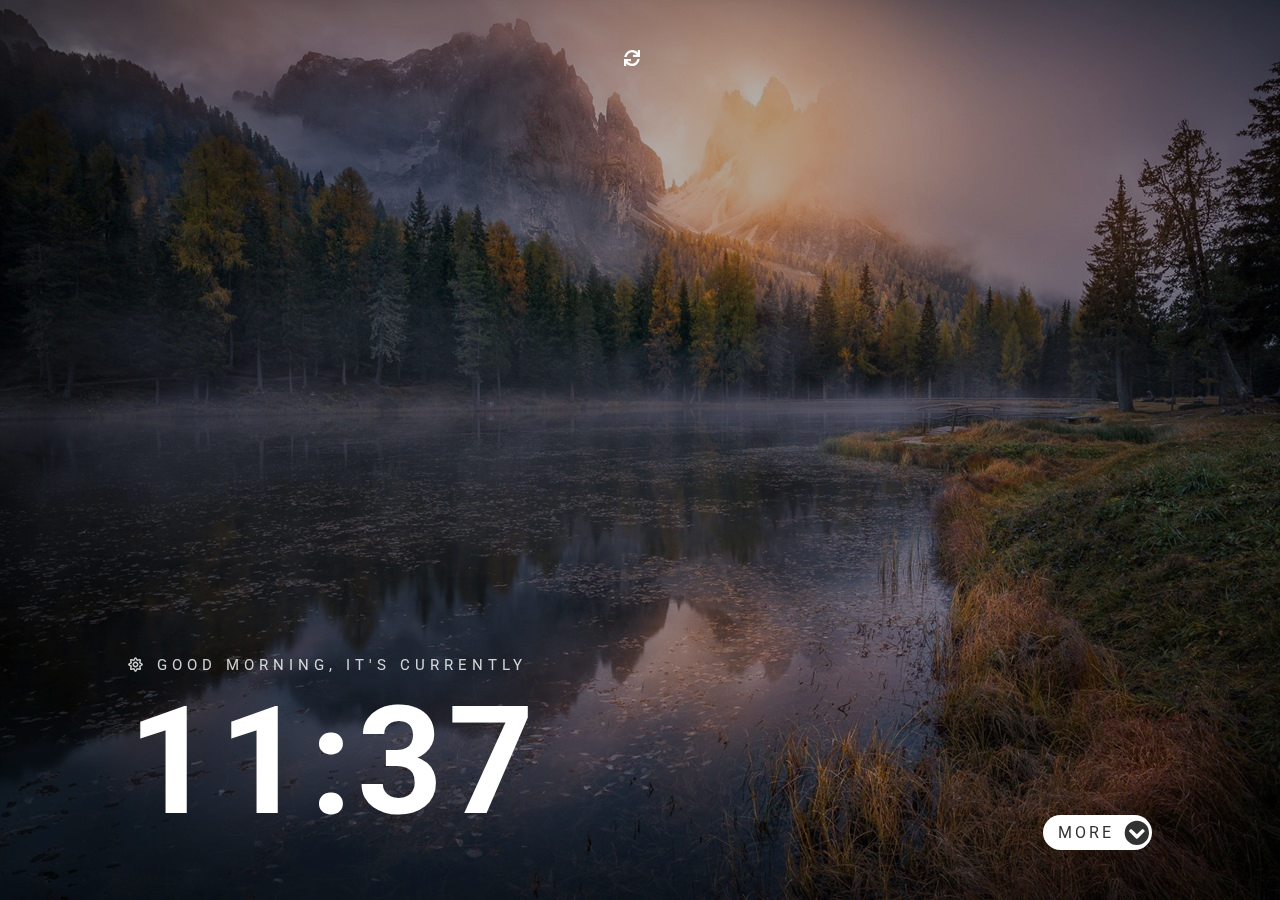
<file: 3. intermediate/Clock_app/dev/pages/index.html>
<!DOCTYPE html>
<html lang="en">
	<head>
		<meta charset="UTF-8">
		<meta name="viewport" content="width=device-width, initial-scale=1.0">
		<title>Clock APP</title>
		<link href="https://use.fontawesome.com/releases/v5.0.13/css/all.css" rel="stylesheet">
		<link rel="preconnect" href="https://fonts.googleapis.com">
		<link rel="preconnect" href="https://fonts.gstatic.com" crossorigin>
		<link href="https://fonts.googleapis.com/css2?family=Roboto:ital,wght@0,100;0,300;0,400;0,500;0,700;0,900;1,100;1,300;1,400;1,500;1,700;1,900&display=swap" rel="stylesheet">
		<link rel="stylesheet" href="../styles/style.css">
	</head>
	<body>
		<div class="main_screen">
			<div class="wrapper">
				<div class="clock_content_wrapper">
					<div class="blockquote_generator">
						<blockquote>
							<p class="blockquote" id="blockquote"></p>
							<p class="author" id="author"></p>
						</blockquote>
						<i class="new_quote fas fa-sync" id="new_quote"></i>
					</div>
					<div class="clock_details">
						<div class="greetings">
							<i class="sun far fa-sun"></i>
							<i class="moon fas fa-moon"></i>
							<spna class="greetings_text">GOOD MORNING, IT'S CURRENTLY</spna>
						</div>
						<div class="clock">11:37</div>
						<div class="location"></div>
					</div>
				</div>
				<div class="more_less_button">
					<span>MORE</span>
					<i class="chevron fas fa-chevron-circle-down"></i>
				</div>
			</div>
		</div>
		<div class="more_information_screen hidden">
			<div class="wrapper">
				<div class="more_information_block">
					<h6 class="block_title">CURRENT TIMEZONE</h6>
					<div id="current_timezone" class="block_content">Europe/London</div>
				</div>
				<div class="more_information_block">
					<h6 class="block_title">DAY OF THE YEAR</h6>
					<div id="day_of_the_year" class="block_content">295</div>
				</div>
				<div class="more_information_block">
					<h6 class="block_title">DAY OF THE WEEK</h6>
					<div id="day_of_the_week" class="block_content">5</div>
				</div>
				<div class="more_information_block">
					<h6 class="block_title">WEEK NUMBER</h6>
					<div id="week_number" class="block_content">42</div>
				</div>
			</div>
		</div>
		<script src="../scripts/main.js"></script>
	</body>
</html>
</file>
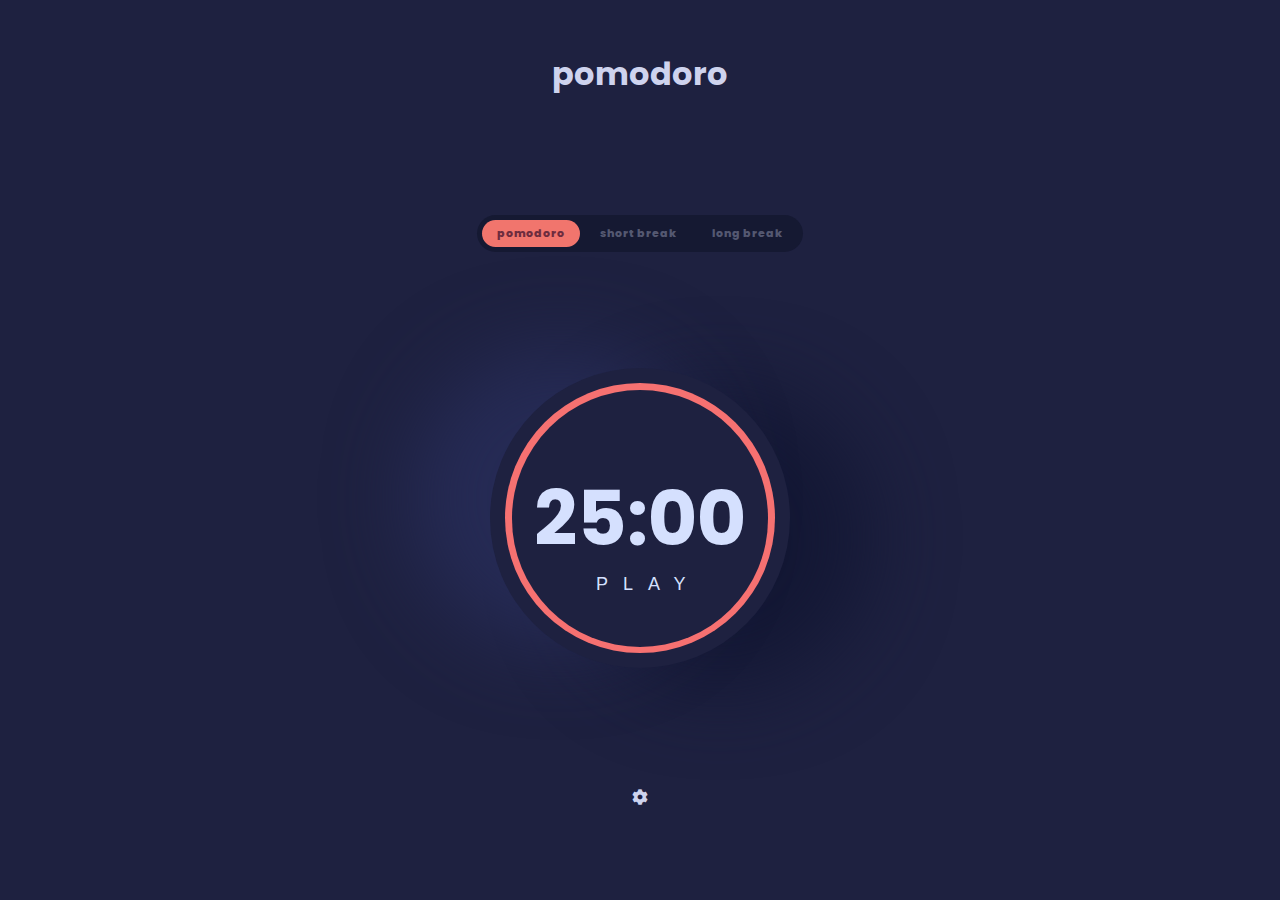
<file: 4. advanced/Pomodoro_app/dev/pages/index.html>
<!DOCTYPE html>
<html lang="en">
	<head>
		<meta charset="UTF-8">
		<meta name="viewport" content="width=device-width, initial-scale=1.0">
		<title>Pomodoro App</title>
		<link rel="preconnect" href="https://fonts.googleapis.com">
		<link rel="preconnect" href="https://fonts.gstatic.com" crossorigin>
		<link href="https://fonts.googleapis.com/css2?family=Poppins:ital,wght@0,100;0,200;0,300;0,400;0,500;0,600;0,700;0,800;0,900;1,100;1,200;1,300;1,400;1,500;1,600;1,700;1,800;1,900&display=swap" rel="stylesheet">
		<link href="https://use.fontawesome.com/releases/v5.0.13/css/all.css" rel="stylesheet">
		<link rel="preconnect" href="https://fonts.googleapis.com">
		<link rel="preconnect" href="https://fonts.gstatic.com" crossorigin>
		<link href="https://fonts.googleapis.com/css2?family=Oswald:wght@300;400;500;600;700&family=PT+Sans:ital,wght@0,400;0,700;1,400;1,700&display=swap" rel="stylesheet">
		<link rel="stylesheet" href="../styles/style.css">
	</head>
	<body>
		<div class="pomodoro_wrapper">
			<h1 class="title">pomodoro</h1>
			<div class="pomodoro_modes">
				<ul>
					<li id="pomodoro_mode" class="active">pomodoro</li>
					<li id="short_break_mode">short break</li>
					<li id="long_break_mode">long break</li>
				</ul>
			</div>
			<div class="progress_bar_wrapper">
				<div class="progress_bar_shadow">
					<div class="progress_bar">
						<div class="time_value">25:00</div>
						<button class="play_pause">PLAY</button>
					</div>
				</div>
			</div>
			<div class="settings">
				<i class="settings_icon fas fa-cog"></i>
				<div class="modal">
					<div class="modal_settings">
						<div class="modal_settings_title">
							<h2 class="settings_title">Settings</h2>
							<span class="settings_close">X</span>
						</div>
						<div class="modal_settings_time">
							<h3 class="time_title">TIME (MINUTES)</h3>
							<div class="modal_settings_inputs">
								<label class="pomodoro" for="pomodoro">pomodoro</label>
								<label class="short_break" for="short_break">short break</label>
								<label class="long_break" for="long_break">long break</label>
								<input id="pomodoro" type="number" value="25">
								<input id="short_break" type="number" value="5">
								<input id="long_break" type="number" value="15">
							</div>
						</div>
						<div class="modal_settings_font">
							<h3 class="font_title">FONT</h3>
							<div class="font_type">
								<ul>
									<li class="poppins active">Aa</li>
									<li class="pt_sans">Aa</li>
									<li class="oswald">Aa</li>
								</ul>
							</div>
						</div>
						<div class="modal_settings_color">
							<h3 class="color_title">COLOR</h3>
							<div class="color_type">
								<ul>
									<li class="red active"></li>
									<li class="skyblue"></li>
									<li class="purple"></li>
								</ul>
							</div>
						</div>
						<div class="modal_settings_apply">
							<button class="apply">Apply</button>
						</div>
					</div>
				</div>
			</div>
		</div>
		<script src="../scripts/main.js"></script>
	</body>
</html>
</file>
<file: 3. intermediate/Clock_app/dev/styles/style.css>
* {
	padding: 0;
	margin: 0;
	box-sizing: border-box;
}

body {
	height: 100vh;

	background-image: url("../img/Morning.jpg");
	background-size: cover;
	background-repeat: no-repeat;
	backdrop-filter: brightness(70%);

	font-family: 'Roboto', sans-serif;
	color: #FFFFFF;

	overflow: hidden;
}

.wrapper {
	width: 80%;
	height: 100%;
	margin: 0 auto;
	padding: 50px 0;
}

.main_screen {
	height: 100%;

	transition: all 0.3s ease;
}

.main_screen .wrapper {
	display: flex;
	justify-content: space-between;
	align-items: flex-end;
}

.clock_content_wrapper {
	display: flex;
	flex-direction: column;
	justify-content: space-between;
	align-items: flex-start;
	width: 50%;
	height: 100%;
}

.blockquote_generator {
	display: flex;
	justify-content: space-between;
	align-items: flex-start;
	width: 100%;

	transition: all 0.3s ease;
}

.blockquote_generator.hidden {
	opacity: 0;
}

blockquote {
	width: 90%;
	letter-spacing: 2px;
}

.blockquote {
	font-size: 18px;
	line-height: 24px;
}

.author {
	margin-top: 15px;
	font-size: 18px;
	font-weight: 700;
}

.new_quote {
	cursor: pointer;
}

.clock_details {
	letter-spacing: 5px;
}

.greetings {
	font-size: 15px;
	color: rgba(255, 255, 255, 0.8);
}

.clock {
	font-size: 150px;
	font-weight: 700;
}

.location {
	font-size: 20px;
	font-weight: 700;
	text-transform: uppercase;
}

.more_less_button {
	display: flex;
	justify-content: space-between;
	align-items: center;
	padding: 5px 0px 5px 15px;

	border-radius: 25px;
	background-color: #FFFFFF;

	letter-spacing: 3px;
	color: #313131;

	cursor: pointer;
}

.chevron {
	margin-left: 10px;

	font-size: 25px;
}

.more_information_screen {
	height: 50%;
	width: 100%;

	background-color: rgba(222,226,229, 0.8);
	backdrop-filter: blur(10px);
}

.more_information_screen.hidden {
	display: none;
	height: 0;
}

.more_information_screen .wrapper {
	display: grid;
	grid-template-columns: 1fr 1fr;
	grid-column-gap: 60px;
}

.more_information_block {
	color: #2e2e2e;
}

.block_title {
	margin-bottom: 5px;

	font-size: 14px;

	opacity: 0.5;
}

.block_content {
	font-size: 36px;
	font-weight: 700;
}

.more_information_block:nth-child(1),
.more_information_block:nth-child(3) {
	border-right: 1px solid rgba(49,49,49, 0.2);
}

.moon {
	display: none;
}


@media screen and (max-width: 768px) {
	.main_screen .wrapper {
		align-items: flex-start;
		flex-direction: column;
	}

	.clock_content_wrapper {
		width: 100%
	}

	.more_less_button {
		margin-top: 25px
	}

	.more_information_screen .wrapper {
		grid-template-columns: 1fr;
	}

	.more_information_block {
		display: flex;
		justify-content: space-between;
		align-items: center;
	}

	.more_information_block:nth-child(1),
	.more_information_block:nth-child(3) {
		border-right: none;
	}

	.block_content {
		font-size: 22px;
	}

	.greetings {
		font-size: 12px;
	}

	.clock {
		font-size: 80px;
	}

	.location {
		font-size: 12px;
	}

	.blockquote {
		font-size: 12px;
		line-height: 15px;
	}

	.author {
		font-size: 12px;
	}
}

@media screen and (max-width: 425px) {
	.block_title {
		font-size: 12px;
		width: 100px
	}
	.block_content {
		font-size: 14px;
	}
}
</file>
<file: 4. advanced/Pomodoro_app/dev/styles/style.css>
* {
	padding: 0;
	margin: 0;
	box-sizing: border-box;
}

ul {
	list-style-type: none;
}

input {
	font-family: "Poppins", sans-serif;
}

body {
	height: 100vh;

	font-family: "Poppins", sans-serif;

	background-color: #1E2140;
}

.pomodoro_modes ul {
	display: flex;
	padding: 5px;

	border-radius: 25px;
	background-color: #151932;
}

.pomodoro_modes li {
	padding: 5px 15px;

	border-radius: 25px;

	font-size: 11px;
	font-weight: 800;
	color: #545871;

	cursor: pointer;
}

.pomodoro_modes li:hover {
	background-color: rgba(0, 0, 0, 0.5);
}

.pomodoro_modes li.active {

	color: #6e2c3e;
}

.pomodoro_modes li:not(:last-child) {
	margin-right: 5px;
}

.pomodoro_wrapper {
	display: flex;
	flex-direction: column;
	justify-content: space-between;
	align-items: center;
	width: 100%;
	height: 90%;
}

.progress_bar_wrapper {
	display: grid;
	height: 300px;
	width: 300px;

	border-radius: 50%;
	background-color: #1E2140;
	box-shadow: -80px -20px 80px 0px #262b55, 80px 20px 80px 0px #141835;

	place-items: center;
}

.progress_bar_shadow {
	width: 100%;
	height: 100%;
	padding: 15px;

	border-radius: 50%;
	box-shadow: 10px 10px 80px 20px #292d52 inset,
}

.progress_bar {
	position: relative;

	display: grid;
	height: 100%;
	width: 100%;

	background: #F67171;
	border-radius: 50%;

	place-items: center;
}

.progress_bar::before {
	content: "";

	position: absolute;

	height: 95%;
	width: 95%;

	background-color: #1E2140;
	border-radius: 50%;
}

.time_value {
	position: relative;

	font-size: 76px;
	font-weight: 700;
	color: #d5e0fe;
}

.play_pause {
	position: absolute;
	bottom: 20%;
	left: 55%;
	transform: translate(-55%, -20%);

	border: none;
	outline: none;
	background: none;

	font-size: 18px;
	letter-spacing: 15px;
	color: #d5e0fe;

	cursor: pointer;
}

.title {
	margin-top: 50px;

	color: #ced3ee;
}

.settings_icon {
	color: #ced3ee;

	cursor: pointer;
}

.modal {
	position: fixed;
	top: 0;
	bottom: 0;
	right: 0;
	left: 0;
	overflow: hidden;
	overflow-y: auto;

	display: none;
	justify-content: center;
	align-items: center;
	z-index: 99;

	background-color: rgba(0, 0, 0, 0.5);
}

.modal_settings {
	padding: 30px;

	border-radius: 25px;
	background-color: #fff;
}

.modal_settings_title {
	position: relative;

	display: flex;
	justify-content: space-between;
	align-items: center;
	padding-bottom: 15px;
	margin-bottom: 15px;

	border-bottom: 1px solid rgba(0, 0, 0, 0.4);
}

.settings_close {
	margin-right: 5px;

	font-weight: 700;
	color: #b4b3b8;

	cursor: pointer;
}

.settings_close:hover {
	color: #000000;
}

.modal_settings h3 {
	letter-spacing: 5px;
}

.modal_settings_time {
	border-bottom: 1px solid rgba(0, 0, 0, 0.4);
}

.modal_settings_inputs {
	display: grid;
	grid-template-areas: "labelPomodoro labelShort labelLong"
											"inputPomodoro inputShort inputLong";
	grid-template-columns: 1fr 1fr 1fr;
	grid-template-rows: 1fr 1fr;
	grid-gap: 5px 15px;
	margin: 15px 0 30px 0;
}

.pomodoro {
	grid-area: labelPomodoro;
}

.short_break {
	grid-area: labelShort;
}

.long_break {
	grid-area: labelLong;
}

#pomodoro {
	grid-area: inputPomodoro;
}

#short_break {
	grid-area: inputShort;
}

#long_break {
	grid-area: inputLong;
}

.modal_settings_inputs label {
	opacity: 0.5;
}

.modal_settings_inputs input {
	width: 120px;
	padding: 15px 10px;

	border: none;
	border-radius: 15px;
	outline: none;
	background-color: #eef1fa;
}

.modal_settings_font,
.modal_settings_color,
.modal_settings ul,
.modal_settings li {
	display: flex;
	justify-content: space-between;
	align-items: center;
}

.modal_settings_font {
	padding: 15px 0;

	border-bottom: 1px solid rgba(0, 0, 0, 0.4);
}

.modal_settings_color {
	padding: 15px 0;
}

.modal_settings li {
	display: flex;
	justify-content: center;
	align-items: center;
	width: 50px;
	height: 50px;

	border-radius: 50%;

	cursor: pointer;
}

.modal_settings li:not(:last-child) {
	margin-right: 10px;
}

.font_type li {
	background-color: #eff0f8;
}

.font_type li.active {
	background-color: #161828;
	color: #d5d9e2;
}

.red {
	background-color: #f1756d;
}

.skyblue {
	background-color: #71f1f7;
}

.purple {
	background-color: #da80fb;
}

.color_type li {
	position: relative;
}

.color_type li.active::before {
	content: "✔";
	font-size: 26px;
}

.modal_settings_apply {
	height: 0;
	position: relative;
}

.apply {
	position: relative;
	bottom: -5px;
	left: 50%;
	transform: translate(-50%, 5px);

	padding: 10px 35px;

	border: none;
	border-radius: 25px;
	outline: none;
	background-color: #f67073;

	font-weight: 700;
	color: #f9dedb;

	cursor: pointer;
}

.poppins {
	font-family: "Poppins", sans-serif;
}

.pt_sans {
	font-family: "PT Sans", sans-serif;
}

.oswald {
	font-family: "Oswald", sans-serif;
}

@media (max-width: 767px){
	.time_title {
		text-align: center;
	}
	.modal_settings_inputs {
		grid-template-areas: "labelPomodoro inputPomodoro"
												 "labelShort inputShort"
												 "labelLong inputLong";
		grid-template-columns: 1fr 1fr;
		grid-template-rows: 1fr 1fr 1fr;
	}

	.modal_settings_font,
	.modal_settings_color {
		flex-direction: column;
		row-gap: 10px;
	}

	.modal_settings h3 {
		font-size: 14px
	}

	.modal_settings_inputs label {
		display: flex;
		justify-content: center;
		align-items: center;
		font-size: 13px
	}

	.modal_settings_inputs input {
		padding: 10px 10px;
	}

	.modal_settings {
		padding: 20px;
	}
}
</file>
